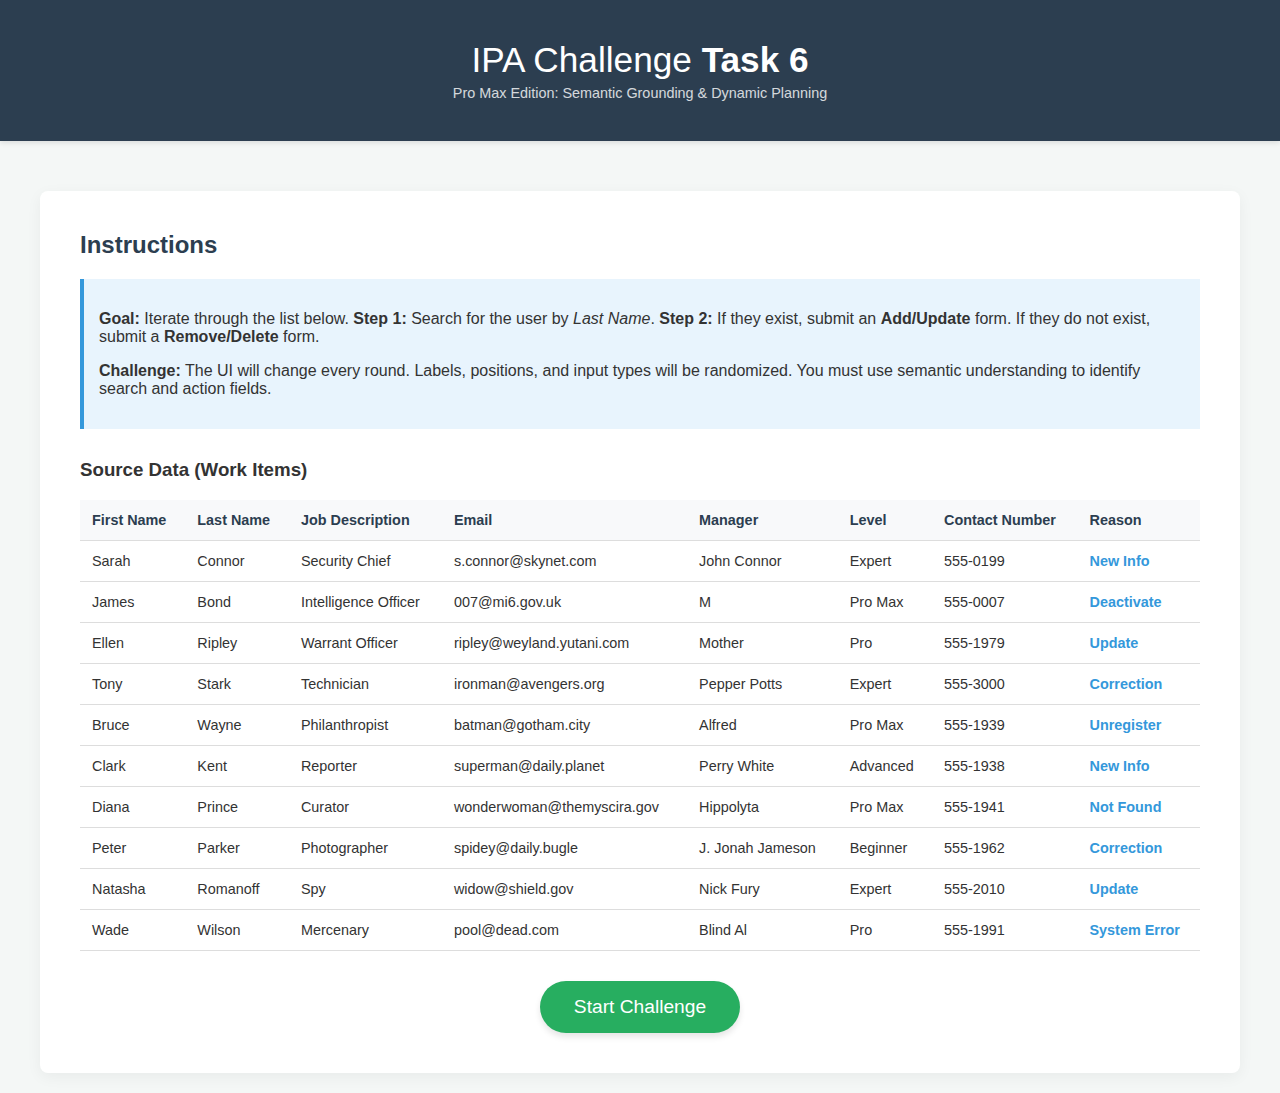
<file: index.html>
<!DOCTYPE html>
<html lang="en">

<head>
    <meta charset="UTF-8">
    <meta name="viewport" content="width=device-width, initial-scale=1.0">
    <title>Intelligent Process Automation Challenge - Task 6 (Pro Max)</title>
    <style>
        /* --- CORE STYLES --- */
        :root {
            --primary: #2c3e50;
            --accent: #3498db;
            --danger: #e74c3c;
            --success: #27ae60;
            --light: #ecf0f1;
            --dark: #2c3e50;
            --warning: #f1c40f;
        }

        body {
            font-family: 'Segoe UI', Roboto, Helvetica, Arial, sans-serif;
            margin: 0;
            padding: 0;
            background-color: #f4f7f6;
            color: #333;
        }

        .container {
            max-width: 1200px;
            margin: 0 auto;
            padding: 20px;
        }

        header {
            background-color: var(--primary);
            color: white;
            padding: 20px 0;
            text-align: center;
            box-shadow: 0 2px 5px rgba(0, 0, 0, 0.1);
        }

        h1 {
            margin: 0;
            font-size: 2.2em;
            font-weight: 300;
        }

        h2 {
            margin-top: 0;
            color: var(--primary);
        }

        .subtitle {
            font-size: 0.9em;
            opacity: 0.8;
            margin-top: 5px;
            display: block;
        }

        /* --- LANDING PAGE --- */
        #landing-page {
            background: white;
            padding: 40px;
            border-radius: 8px;
            box-shadow: 0 4px 15px rgba(0, 0, 0, 0.05);
            margin-top: 30px;
        }

        .instructions {
            background: #e8f4fd;
            border-left: 4px solid var(--accent);
            padding: 15px;
            margin-bottom: 30px;
        }

        .source-table {
            width: 100%;
            border-collapse: collapse;
            margin-bottom: 30px;
            font-size: 0.9em;
        }

        .source-table th,
        .source-table td {
            text-align: left;
            padding: 12px;
            border-bottom: 1px solid #ddd;
        }

        .source-table th {
            background-color: #f8f9fa;
            font-weight: 600;
            color: var(--dark);
        }

        .source-table tr:hover {
            background-color: #f1f1f1;
        }

        .btn-start {
            display: block;
            width: 200px;
            margin: 0 auto;
            padding: 15px;
            background-color: var(--success);
            color: white;
            text-align: center;
            border: none;
            border-radius: 50px;
            font-size: 1.2em;
            cursor: pointer;
            transition: transform 0.2s, background-color 0.2s;
            box-shadow: 0 4px 6px rgba(0, 0, 0, 0.1);
        }

        .btn-start:hover {
            transform: translateY(-2px);
            background-color: #219150;
        }

        /* --- GAME ARENA --- */
        #game-arena {
            display: none;
            display: flex;
            /* Flex but hidden initially */
            flex-direction: column;
            align-items: center;
            margin-top: 30px;
        }

        .hidden {
            display: none !important;
        }

        .score-board {
            display: flex;
            gap: 20px;
            margin-bottom: 20px;
            font-size: 1.1em;
            background: white;
            padding: 10px 30px;
            border-radius: 50px;
            box-shadow: 0 2px 5px rgba(0, 0, 0, 0.05);
        }

        .stat-label {
            font-weight: bold;
            color: var(--dark);
        }

        .stat-value {
            color: var(--accent);
            font-family: monospace;
            font-size: 1.2em;
        }

        /* CHAOS CONTAINER */
        #chaos-form-container {
            background: white;
            padding: 30px;
            border-radius: 8px;
            box-shadow: 0 10px 30px rgba(0, 0, 0, 0.1);
            width: 100%;
            max-width: 600px;
            position: relative;
            min-height: 400px;
            /* Prevent layout jumping */
        }

        /* Randomized Styles Hooks (will be generated by JS) */
        .sc-form-title {
            text-align: center;
            color: var(--primary);
            margin-bottom: 25px;
            border-bottom: 2px solid #eee;
            padding-bottom: 15px;
        }

        .sc-field-wrapper {
            margin-bottom: 20px;
        }

        .sc-btn-submit {
            width: 100%;
            padding: 12px;
            background-color: var(--accent);
            color: white;
            border: none;
            border-radius: 4px;
            cursor: pointer;
            font-size: 1.1em;
            margin-top: 10px;
        }

        .sc-btn-submit:hover {
            background-color: #2980b9;
        }

        /* Form Feedback */
        #feedback-overlay {
            position: absolute;
            top: 0;
            left: 0;
            width: 100%;
            height: 100%;
            background: rgba(255, 255, 255, 0.9);
            display: flex;
            justify-content: center;
            align-items: center;
            font-size: 1.5em;
            /* Large text */
            z-index: 10;
        }
    </style>
</head>

<body>

    <header>
        <div class="container">
            <h1>IPA Challenge <span style="font-weight:600">Task 6</span></h1>
            <span class="subtitle">Pro Max Edition: Semantic Grounding & Dynamic Planning</span>
        </div>
    </header>

    <div class="container">

        <!-- LANDING PAGE -->
        <div id="landing-page">
            <h2>Instructions</h2>
            <div class="instructions">
                <p><strong>Goal:</strong> Iterate through the list below. <strong>Step 1:</strong> Search for the user
                    by <em>Last Name</em>. <strong>Step 2:</strong> If they exist, submit an <strong>Add/Update</strong>
                    form. If they do not exist, submit a <strong>Remove/Delete</strong> form.</p>
                <p><strong>Challenge:</strong> The UI will change every round. Labels, positions, and input types will
                    be randomized. You must use semantic understanding to identify search and action fields.</p>
            </div>

            <h3>Source Data (Work Items)</h3>
            <table class="source-table" id="data-table">
                <thead>
                    <tr>
                        <th>First Name</th>
                        <th>Last Name</th>
                        <th>Job Description</th>
                        <th>Email</th>
                        <th>Manager</th>
                        <th>Level</th>
                        <th>Contact Number</th>
                        <th>Reason</th> <!-- NEW COLUMN -->
                    </tr>
                </thead>
                <tbody id="data-tbody">
                    <!-- Injected via JS -->
                </tbody>
            </table>

            <button class="btn-start" onclick="WindowManager.startGame()">Start Challenge</button>
        </div>

        <!-- GAME ARENA -->
        <div id="game-arena" class="hidden">
            <div class="score-board">
                <div><span class="stat-label">Round:</span> <span id="lbl-round" class="stat-value">1</span></div>
                <div><span class="stat-label">Score:</span> <span id="lbl-score" class="stat-value">0%</span></div>
                <div><span class="stat-label">Time:</span> <span id="lbl-time" class="stat-value">0s</span></div>
            </div>

            <div id="chaos-form-container">
                <!-- DYNAMIC FORM INJECTED HERE -->
            </div>
        </div>

    </div>

    <script>
        /**
         * INTELLIGENT PROCESS AUTOMATION CHALLENGE - TASK 6 PRO MAX EMULATOR
         * ------------------------------------------------------------------
         * This script procedurally generates a chaotic UI for testing resiliency.
         * Incorporates:
         * 1. Semantic Randomization (Synonyms)
         * 2. Spatial Chaos (Shuffling)
         * 3. DOM Variance (Random IDs/Classes)
         * 4. Dynamic Widgets (Reason Field)
         */

        // --- DATA SOURCE ---
        // Added 'reason' field for bot to know what to enter
        const MOCK_DATA = [
            { first: "Sarah", last: "Connor", role: "Security Chief", email: "s.connor@skynet.com", manager: "John Connor", level: "Expert", phone: "555-0199", exists: true, reason: "New Info" },
            { first: "James", last: "Bond", role: "Intelligence Officer", email: "007@mi6.gov.uk", manager: "M", level: "Pro Max", phone: "555-0007", exists: false, reason: "Deactivate" },
            { first: "Ellen", last: "Ripley", role: "Warrant Officer", email: "ripley@weyland.yutani.com", manager: "Mother", level: "Pro", phone: "555-1979", exists: true, reason: "Update" },
            { first: "Tony", last: "Stark", role: "Technician", email: "ironman@avengers.org", manager: "Pepper Potts", level: "Expert", phone: "555-3000", exists: true, reason: "Correction" },
            { first: "Bruce", last: "Wayne", role: "Philanthropist", email: "batman@gotham.city", manager: "Alfred", level: "Pro Max", phone: "555-1939", exists: false, reason: "Unregister" },
            { first: "Clark", last: "Kent", role: "Reporter", email: "superman@daily.planet", manager: "Perry White", level: "Advanced", phone: "555-1938", exists: true, reason: "New Info" },
            { first: "Diana", last: "Prince", role: "Curator", email: "wonderwoman@themyscira.gov", manager: "Hippolyta", level: "Pro Max", phone: "555-1941", exists: false, reason: "Not Found" },
            { first: "Peter", last: "Parker", role: "Photographer", email: "spidey@daily.bugle", manager: "J. Jonah Jameson", level: "Beginner", phone: "555-1962", exists: true, reason: "Correction" },
            { first: "Natasha", last: "Romanoff", role: "Spy", email: "widow@shield.gov", manager: "Nick Fury", level: "Expert", phone: "555-2010", exists: true, reason: "Update" },
            { first: "Wade", last: "Wilson", role: "Mercenary", email: "pool@dead.com", manager: "Blind Al", level: "Pro", phone: "555-1991", exists: false, reason: "System Error" }
        ];

        // --- CHAOS DICTIONARY ---
        const SYNONYMS = {
            first: ["First Name", "Given Name", "Forename", "F. Name", "Christian Name"],
            last: ["Last Name", "Surname", "Family Name", "L. Name", "Second Name"],
            role: ["Job Description", "Role", "Position", "Designation", "Title", "Function"],
            email: ["Email", "E-mail Address", "Electronic Mail", "User Email", "Contact Email"],
            manager: ["Manager", "Supervisor", "Reporting To", "Lead", "Direct Boss", "Team Lead"],
            level: ["Level", "Grade", "Rank", "Seniority", "Status", "Tier"],
            phone: ["Contact Number", "Phone", "Mobile", "Cell", "Tel", "Telephone"],
            reason: ["Reason", "Justification", "Cause", "Explanation", "Notes", "Comment"],
            search: ["Search", "Find User", "Lookup", "Query", "Check Database", "Locate"]
        };

        const FORM_TITLES = {
            add: ["Add User", "Create Entry", "New Request", "Register Employee", "Input Record", "System Entry"],
            remove: ["Remove User", "Delete Record", "Deactivate", "Clear Entry", "Purge Data", "Unregister"],
            search: ["Search Database", "Find Personnel", "User Lookup", "Registry Check", "System Trace"]
        };

        // --- CHAOS ENGINE ---
        class ChaosEngine {
            static getRandomId() { return 'id-' + Math.random().toString(36).substr(2, 9); }
            static getRandomClass() { return 'cls-' + Math.random().toString(36).substr(2, 5); }

            static selectRandom(array) {
                return array[Math.floor(Math.random() * array.length)];
            }

            static shuffle(array) {
                for (let i = array.length - 1; i > 0; i--) {
                    const j = Math.floor(Math.random() * (i + 1));
                    [array[i], array[j]] = [array[j], array[i]];
                }
                return array;
            }

            static generateConfig(type) {
                // type: 'search', 'add', 'remove'
                const labels = {};
                Object.keys(SYNONYMS).forEach(key => labels[key] = this.selectRandom(SYNONYMS[key]));

                const title = this.selectRandom(FORM_TITLES[type]);

                let fields = [];
                if (type === 'search') {
                    fields = ['last']; // Only search by last name for now
                } else {
                    fields = ['first', 'last', 'role', 'email', 'manager', 'level', 'phone', 'reason'];
                }

                return {
                    type: type,
                    labels: labels,
                    title: title,
                    layout: this.selectRandom(['default', 'compact', 'grid']),
                    fieldOrder: this.shuffle(fields),
                    reasonWidget: this.selectRandom(['input', 'select', 'radio'])
                };
            }
        }

        // --- GAME STATE MANAGER ---
        class GameManager {
            constructor() {
                this.round = 0;
                this.score = 0;
                this.state = 'start'; // start, search, action, end
                this.startTime = null;
                this.timerInterval = null;
                this.totalFieldsFilled = 0;
                this.correctFieldsFilled = 0;
            }

            init() {
                this.renderTable();
            }

            renderTable() {
                const tbody = document.getElementById('data-tbody');
                tbody.innerHTML = MOCK_DATA.map(row => `
            <tr>
                <td>${row.first}</td>
                <td>${row.last}</td>
                <td>${row.role}</td>
                <td>${row.email}</td>
                <td>${row.manager}</td>
                <td>${row.level}</td>
                <td>${row.phone}</td>
                <td style="color:var(--accent); font-weight:bold;">${row.reason}</td>
            </tr>
        `).join('');
            }

            start() {
                this.round = 0;
                this.correctFieldsFilled = 0;
                this.totalFieldsFilled = 0;
                document.getElementById('landing-page').classList.add('hidden');
                document.getElementById('game-arena').classList.remove('hidden');

                this.startTime = Date.now();
                this.timerInterval = setInterval(() => {
                    const delta = Math.floor((Date.now() - this.startTime) / 1000);
                    document.getElementById('lbl-time').innerText = delta + "s";
                }, 1000);

                this.nextRound();
            }

            nextRound() {
                if (this.round >= MOCK_DATA.length) {
                    this.endGame();
                    return;
                }

                // Update UI stats
                document.getElementById('lbl-round').innerText = `${this.round + 1} / ${MOCK_DATA.length}`;

                this.startSearchPhase();
            }

            startSearchPhase() {
                this.state = 'search';
                const config = ChaosEngine.generateConfig('search');
                FormRenderer.render(config, (submission) => this.handleSearchSubmit(submission));
            }

            handleSearchSubmit(submission) {
                const currentData = MOCK_DATA[this.round];
                const enteredName = submission['last'];

                // Strict Validation: Must match the Last Name of the current target
                if (enteredName && enteredName.toLowerCase().trim() === currentData.last.toLowerCase().trim()) {
                    this.startActionPhase();
                } else {
                    // Feedback for failure
                    FormRenderer.showFeedback(false, () => {
                        // Retry?
                        this.startSearchPhase();
                    }, "Search Failed");
                }
            }

            startActionPhase() {
                this.state = 'action';
                const currentData = MOCK_DATA[this.round];
                const isExists = currentData.exists;
                const type = isExists ? 'add' : 'remove';

                const config = ChaosEngine.generateConfig(type);
                FormRenderer.render(config, (submission) => this.handleActionSubmit(submission, currentData));
            }

            handleActionSubmit(submission, truth) {
                // Validation Logic
                let roundCorrect = 0;
                let roundTotal = 0;

                const fields = ['first', 'last', 'role', 'email', 'manager', 'level', 'phone'];
                fields.forEach(f => {
                    roundTotal++;
                    if (submission[f] && submission[f].toLowerCase().trim() === truth[f].toLowerCase().trim()) {
                        roundCorrect++;
                    }
                });

                // Reason field must match now
                roundTotal++;
                if (submission.reason && submission.reason.toLowerCase().trim() === truth.reason.toLowerCase().trim()) {
                    roundCorrect++;
                }

                this.correctFieldsFilled += roundCorrect;
                this.totalFieldsFilled += roundTotal;

                const accuracy = Math.round((this.correctFieldsFilled / this.totalFieldsFilled) * 100);
                document.getElementById('lbl-score').innerText = accuracy + "%";

                const isPerfect = roundCorrect === roundTotal;
                FormRenderer.showFeedback(isPerfect, () => {
                    this.round++;
                    this.nextRound();
                });
            }

            endGame() {
                clearInterval(this.timerInterval);
                document.getElementById('chaos-form-container').innerHTML = `
            <div style="text-align:center; padding: 50px;">
                <h2 style="font-size: 3em; color: var(--success);">Game Over!</h2>
                <p style="font-size: 1.5em;">Final Score: <strong>${document.getElementById('lbl-score').innerText}</strong></p>
                <p>Time: ${document.getElementById('lbl-time').innerText}</p>
                <button class="sc-btn-submit" onclick="location.reload()">Restart</button>
            </div>
        `;
            }
        }

        // --- FORM RENDERER ---
        class FormRenderer {
            static render(config, onSubmitCallback) {
                const container = document.getElementById('chaos-form-container');
                container.innerHTML = '';

                // 1. Create Title
                const h2 = document.createElement('h2');
                h2.className = 'sc-form-title';
                h2.id = ChaosEngine.getRandomId();
                h2.innerText = config.title;
                container.appendChild(h2);

                // 2. Create Form Element
                const form = document.createElement('form');
                form.id = ChaosEngine.getRandomId();
                form.onsubmit = (e) => {
                    e.preventDefault();
                    const submission = {};

                    // Re-query inputs
                    Array.from(form.elements).forEach(el => {
                        if (el.dataset.semanticKey) {
                            submission[el.dataset.semanticKey] = el.value;
                            if (el.type === 'radio' && !el.checked) {
                                if (submission[el.dataset.semanticKey] === undefined) submission[el.dataset.semanticKey] = "";
                                return;
                            }
                            if (el.type === 'radio' && el.checked) {
                                submission[el.dataset.semanticKey] = el.value;
                            }
                        }
                    });

                    onSubmitCallback(submission);
                };

                // 3. Create Fields
                config.fieldOrder.forEach(key => {
                    const wrapper = document.createElement('div');
                    wrapper.className = 'sc-field-wrapper ' + ChaosEngine.getRandomClass();

                    const labelText = config.labels[key];
                    const labelPlacement = ChaosEngine.selectRandom(['top', 'bottom', 'placeholder']);

                    const label = document.createElement('label');
                    label.innerText = labelText;
                    label.className = ChaosEngine.getRandomClass();
                    label.style.display = 'block';
                    label.style.fontWeight = 'bold';
                    label.style.marginBottom = '5px';

                    let input;

                    if (key === 'reason') {
                        input = this.createWithWidget(config.reasonWidget);
                    } else {
                        input = document.createElement('input');
                        input.type = 'text';
                        input.className = 'sc-inp-text ' + ChaosEngine.getRandomClass();
                        input.style.width = '100%';
                        input.style.padding = '10px';
                        input.style.border = '1px solid #ccc';
                        input.style.borderRadius = '4px';
                    }

                    if (input instanceof NodeList || Array.isArray(input)) {
                        input.forEach(i => i.dataset.semanticKey = key);
                    } else {
                        if (input.dataset) input.dataset.semanticKey = key;
                        else input.querySelectorAll('input').forEach(i => i.dataset.semanticKey = key);
                    }

                    if (labelPlacement === 'top') {
                        wrapper.appendChild(label);
                        this.appendInput(wrapper, input);
                    } else if (labelPlacement === 'bottom') {
                        this.appendInput(wrapper, input);
                        wrapper.appendChild(label);
                    } else {
                        if (key !== 'reason' && config.reasonWidget === 'input') {
                            input.placeholder = labelText;
                            this.appendInput(wrapper, input);
                        } else if (key === 'reason') {
                            wrapper.appendChild(label);
                            this.appendInput(wrapper, input);
                        } else {
                            input.placeholder = labelText;
                            this.appendInput(wrapper, input);
                        }
                    }

                    form.appendChild(wrapper);
                });

                // 4. Submit Button
                const btn = document.createElement('button');
                btn.innerText = config.type === 'search' ? ChaosEngine.selectRandom(SYNONYMS.search) : "Submit";
                btn.className = 'sc-btn-submit ' + ChaosEngine.getRandomClass();
                btn.type = 'submit';
                form.appendChild(btn);

                container.appendChild(form);
            }

            static appendInput(parent, input) {
                if (input instanceof HTMLElement) {
                    parent.appendChild(input);
                } else if (typeof input === 'object' && input.length) {
                    input.forEach(el => {
                        parent.appendChild(el);
                        if (el.type === 'radio') {
                            const sp = document.createElement('span');
                            sp.innerText = el.value + " ";
                            sp.style.marginRight = '10px';
                            parent.appendChild(sp);
                        }
                    });
                }
            }

            static createWithWidget(type) {
                // Updated options to match our MOCK_DATA reason values for better playability
                const options = ['New Info', 'Update', 'Correction', 'System Error', 'Did Not Enroll', 'Deactivate', 'Unregister', 'Not Found'];

                if (type === 'select') {
                    const sel = document.createElement('select');
                    sel.style.width = '100%';
                    sel.style.padding = '10px';
                    options.forEach(opt => {
                        const o = document.createElement('option');
                        o.value = opt;
                        o.innerText = opt;
                        sel.appendChild(o);
                    });
                    return sel;
                } else if (type === 'radio') {
                    const arr = [];
                    // Random subset to vary the logical difficulty (sometimes the answer might be missing in a real challenge, but for emulator we ensure it's there or user has to pick closest? No, let's keep it simple)
                    // Correction: For emulator playability, we should ensure the CORRECT answer is always one of the options.
                    // But we don't have access to the current "truth" in this static method easily without passing it down.
                    // Let's just show ALL options for radio to be safe, or a large random subset.
                    // Let's show all for consistency.
                    options.forEach(val => {
                        const r = document.createElement('input');
                        r.type = 'radio';
                        r.name = 'reason_radio_' + Math.random().toString(36).substr(2, 5);
                        r.value = val;
                        arr.push(r);
                    });
                    return arr;
                } else {
                    const inp = document.createElement('input');
                    inp.type = 'text';
                    inp.style.width = '100%';
                    inp.style.padding = '10px';
                    return inp;
                }
            }

            static showFeedback(success, callback, customMsg) {
                const overlay = document.createElement('div');
                overlay.id = 'feedback-overlay';
                const msg = customMsg || (success ? "✔ Success" : "✖ Missed");
                overlay.innerHTML = `<div style="color: ${success ? 'green' : 'red'}; font-weight: bold;">${msg}</div>`;

                document.getElementById('chaos-form-container').appendChild(overlay);

                setTimeout(() => {
                    overlay.remove();
                    callback();
                }, 800);
            }
        }

        const Game = new GameManager();

        // Global Access
        window.WindowManager = {
            startGame: () => Game.start()
        };

        // Init
        Game.init();

    </script>

</body>

</html>
</file>
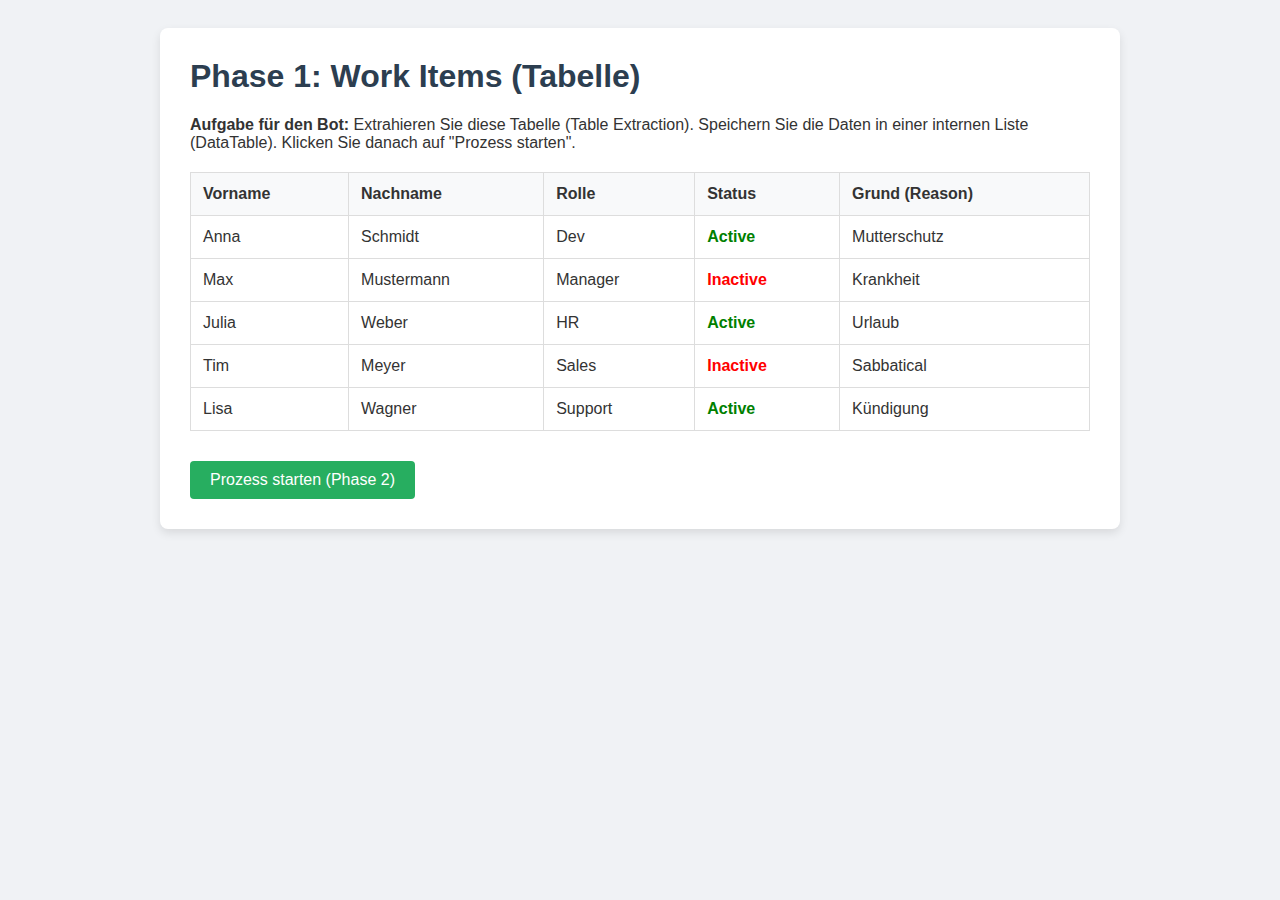
<file: OwnIPAChallenge.html>
<!DOCTYPE html>
<html lang="de">
<head>
    <meta charset="UTF-8">
    <title>IPA Challenge: Dispatcher & Performer</title>
    <style>
        body { font-family: 'Segoe UI', sans-serif; background-color: #f0f2f5; color: #333; padding: 20px; }
        .container { max-width: 900px; margin: 0 auto; background: white; padding: 30px; border-radius: 8px; box-shadow: 0 4px 10px rgba(0,0,0,0.1); }
        h1, h2 { color: #2c3e50; margin-top: 0; }
        
        /* Utils */
        .hidden { display: none !important; }
        .btn { padding: 10px 20px; background-color: #3498db; color: white; border: none; border-radius: 4px; cursor: pointer; font-size: 16px; margin-top: 10px; }
        .btn:hover { background-color: #2980b9; }
        .btn-danger { background-color: #e74c3c; }
        .btn-success { background-color: #27ae60; }

        /* Phase 1: Tabelle Styles (Dispatcher) */
        table { width: 100%; border-collapse: collapse; margin-top: 20px; margin-bottom: 20px; }
        th, td { border: 1px solid #ddd; padding: 12px; text-align: left; }
        th { background-color: #f8f9fa; font-weight: bold; }
        tr:hover { background-color: #f1f1f1; }

        /* Phase 2: Formular Styles (Pro Max Chaos) */
        .form-group { margin-bottom: 15px; padding: 15px; border: 1px dashed #ccc; background: #fafafa; }
        .form-label { font-weight: bold; display: block; margin-bottom: 5px; }
        .random-layout-row { display: flex; flex-wrap: wrap; gap: 15px; }
        .random-layout-row .form-group { flex: 1 1 45%; }
        
        .status-bar { background: #e8f6f3; padding: 10px; border-left: 5px solid #1abc9c; margin-bottom: 20px; }
    </style>
</head>
<body>

<div class="container">
    
    <div id="view-dispatcher">
        <h1>Phase 1: Work Items (Tabelle)</h1>
        <p><strong>Aufgabe für den Bot:</strong> Extrahieren Sie diese Tabelle (Table Extraction). Speichern Sie die Daten in einer internen Liste (DataTable). Klicken Sie danach auf "Prozess starten".</p>
        
        <table id="workItemsTable">
            <thead>
                <tr>
                    <th>Vorname</th>
                    <th>Nachname</th>
                    <th>Rolle</th>
                    <th>Status</th> <th>Grund (Reason)</th>
                </tr>
            </thead>
            <tbody id="tableBody">
                </tbody>
        </table>

        <button id="btnStartProcess" class="btn btn-success">Prozess starten (Phase 2)</button>
    </div>

    <div id="view-performer" class="hidden">
        <div class="status-bar">
            Phase 2: <span id="transactionStatus">Warte auf Suche...</span>
        </div>

        <h2>Mitarbeiter Verwaltung</h2>
        
        <div id="searchArea">
            <label>Mitarbeiter suchen (Nachname):</label><br>
            <input type="text" id="searchInput" placeholder="z.B. Mustermann" style="padding: 8px; width: 200px;">
            <button id="btnSearch" class="btn">Prüfen</button>
        </div>

        <hr>

        <div id="formArea" class="hidden">
            <h3 id="formTitle">Formular</h3>
            <form id="chaosForm">
                <div id="dynamicFields" class="random-layout-row">
                    </div>
                <button type="submit" class="btn btn-danger" style="margin-top:20px;">Transaktion Abschließen</button>
            </form>
        </div>
    </div>

</div>

<script>
    // --- DATENBASIS ---
    const dbData = [
        { first: "Anna", last: "Schmidt", role: "Dev", status: "Active", reason: "Mutterschutz" },
        { first: "Max", last: "Mustermann", role: "Manager", status: "Inactive", reason: "Krankheit" },
        { first: "Julia", last: "Weber", role: "HR", status: "Active", reason: "Urlaub" },
        { first: "Tim", last: "Meyer", role: "Sales", status: "Inactive", reason: "Sabbatical" },
        { first: "Lisa", last: "Wagner", role: "Support", status: "Active", reason: "Kündigung" }
    ];

    // --- INIT PHASE 1 (Tabelle rendern) ---
    const tableBody = document.getElementById('tableBody');
    dbData.forEach(row => {
        const tr = document.createElement('tr');
        tr.innerHTML = `
            <td>${row.first}</td>
            <td>${row.last}</td>
            <td>${row.role}</td>
            <td style="color:${row.status === 'Active' ? 'green' : 'red'}; font-weight:bold;">${row.status}</td>
            <td>${row.reason}</td>
        `;
        tableBody.appendChild(tr);
    });

    // --- NAVIGATION ---
    document.getElementById('btnStartProcess').addEventListener('click', () => {
        document.getElementById('view-dispatcher').classList.add('hidden');
        document.getElementById('view-performer').classList.remove('hidden');
    });

    // --- PHASE 2 LOGIK ---
    const searchInput = document.getElementById('searchInput');
    const formArea = document.getElementById('formArea');
    const dynamicFields = document.getElementById('dynamicFields');
    const statusText = document.getElementById('transactionStatus');

    document.getElementById('btnSearch').addEventListener('click', () => {
        const query = searchInput.value.toLowerCase().trim();
        const found = dbData.find(p => p.last.toLowerCase() === query);

        formArea.classList.add('hidden');
        dynamicFields.innerHTML = '';

        if (found) {
            // Logik: Active -> Löschen, Inactive -> Hinzufügen
            const isDelete = found.status === 'Active';
            statusText.innerText = `Datensatz '${found.last}' gefunden. Aktion: ${isDelete ? 'ENTFERNEN' : 'HINZUFÜGEN'}`;
            
            formArea.classList.remove('hidden');
            document.getElementById('formTitle').innerText = isDelete ? "Mitarbeiter entfernen" : "Mitarbeiter hinzufügen";
            
            generateChaosForm(found);
        } else {
            statusText.innerText = "Fehler: Nachname nicht in der Datenbank gefunden.";
        }
    });

    // --- CHAOS ENGINE (Pro Max) ---
    function generateChaosForm(dataObj) {
        let fields = [
            { id: "f_first", label: "Vorname", type: "text" },
            { id: "f_last", label: "Nachname", type: "text" },
            { id: "f_role", label: "Rolle", type: "text" },
            { id: "f_email", label: "Email", type: "text" }
        ];

        // Polymorphes Reason Feld
        fields.push({ id: "f_reason", label: "Grund", type: "polymorph" });

        // Shuffle
        fields = fields.sort(() => Math.random() - 0.5);

        fields.forEach(f => {
            const container = document.createElement('div');
            container.className = "form-group";

            // Zufall: Label oben oder unten
            const labelFirst = Math.random() > 0.5;
            
            const label = document.createElement('label');
            label.className = "form-label";
            label.innerText = f.label;
            
            let input;
            if (f.type === "polymorph") {
                input = createPolymorphInput(f.id);
            } else {
                input = document.createElement('input');
                input.type = "text";
                input.className = "input-std";
                input.style.width = "100%";
            }

            if (labelFirst) {
                container.appendChild(label);
                container.appendChild(input);
            } else {
                container.appendChild(input);
                container.appendChild(label);
            }
            dynamicFields.appendChild(container);
        });
    }

    function createPolymorphInput(id) {
        const mode = Math.floor(Math.random() * 3); // 0=Select, 1=Radio, 2=Text
        const options = ["Urlaub", "Krankheit", "Kündigung", "Mutterschutz", "Sabbatical"];

        if (mode === 0) {
            const sel = document.createElement('select');
            sel.id = id;
            options.forEach(o => {
                const opt = document.createElement('option');
                opt.value = o;
                opt.innerText = o;
                sel.appendChild(opt);
            });
            return sel;
        } else if (mode === 1) {
            const div = document.createElement('div');
            div.id = id;
            options.slice(0, 3).forEach(o => { // Nur 3 zeigen für Platz
                const lbl = document.createElement('label');
                lbl.style.marginRight = "10px";
                lbl.innerHTML = `<input type="radio" name="${id}_r" value="${o}"> ${o}`;
                div.appendChild(lbl);
            });
            return div;
        } else {
            const inp = document.createElement('input');
            inp.type = "text";
            inp.id = id;
            inp.placeholder = "Grund eingeben...";
            return inp;
        }
    }

    // Submit Fake
    document.getElementById('chaosForm').addEventListener('submit', (e) => {
        e.preventDefault();
        alert("Transaktion erfolgreich verarbeitet! Bot kann fortfahren.");
        formArea.classList.add('hidden');
        searchInput.value = "";
        statusText.innerText = "Bereit für nächste Suche.";
    });

</script>

</body>
</html>
</file>
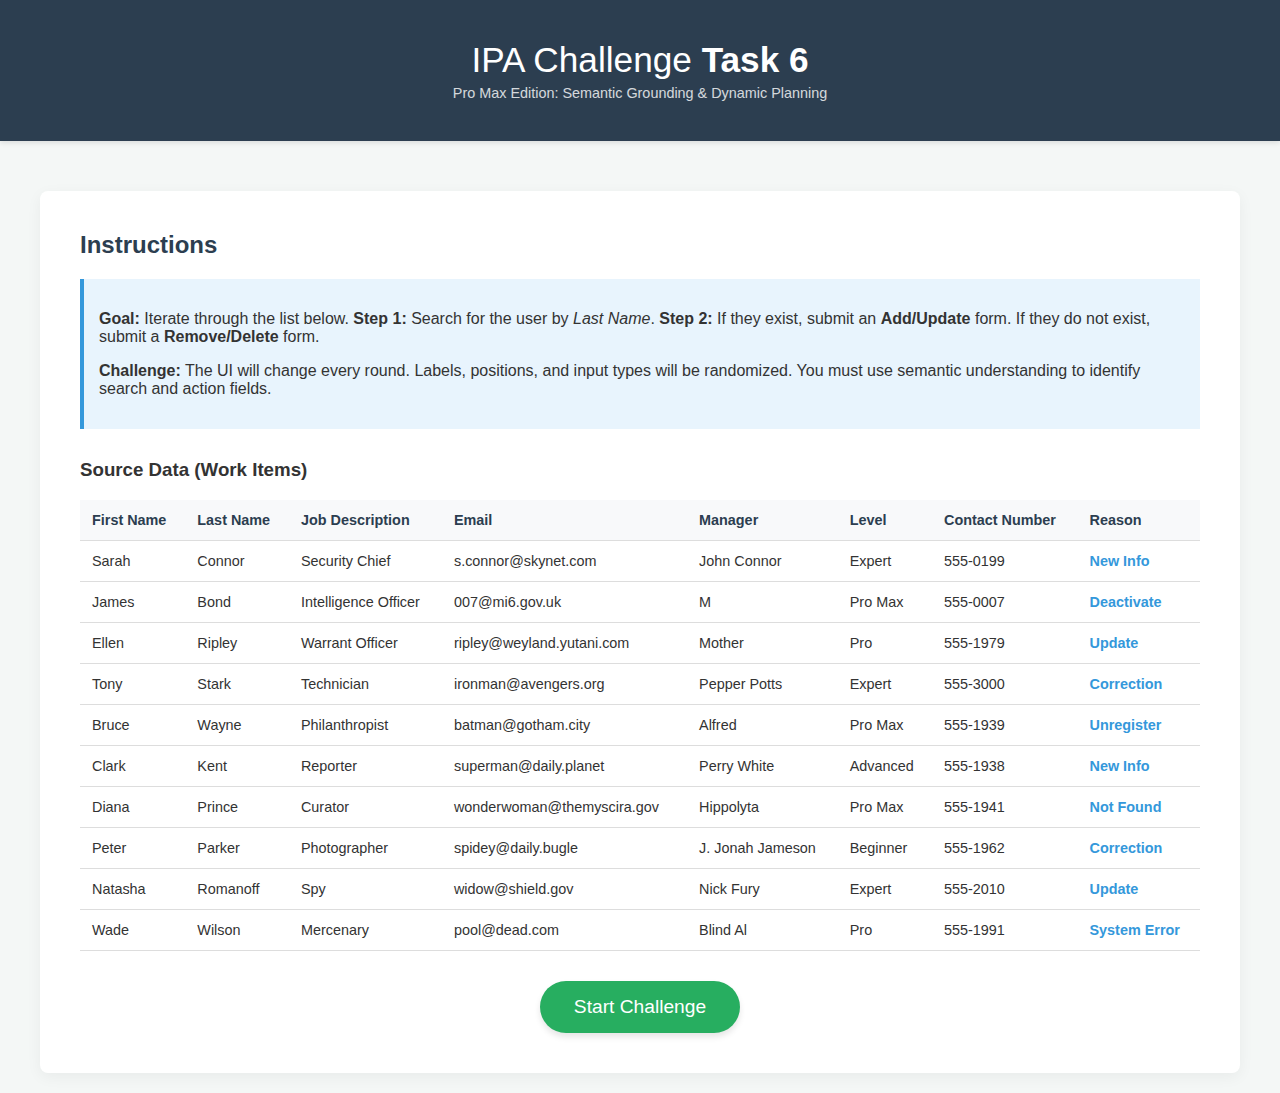
<file: Task6ProMax_Replication.html>
<!DOCTYPE html>
<html lang="en">

<head>
    <meta charset="UTF-8">
    <meta name="viewport" content="width=device-width, initial-scale=1.0">
    <title>Intelligent Process Automation Challenge - Task 6 (Pro Max)</title>
    <style>
        /* --- CORE STYLES --- */
        :root {
            --primary: #2c3e50;
            --accent: #3498db;
            --danger: #e74c3c;
            --success: #27ae60;
            --light: #ecf0f1;
            --dark: #2c3e50;
            --warning: #f1c40f;
        }

        body {
            font-family: 'Segoe UI', Roboto, Helvetica, Arial, sans-serif;
            margin: 0;
            padding: 0;
            background-color: #f4f7f6;
            color: #333;
        }

        .container {
            max-width: 1200px;
            margin: 0 auto;
            padding: 20px;
        }

        header {
            background-color: var(--primary);
            color: white;
            padding: 20px 0;
            text-align: center;
            box-shadow: 0 2px 5px rgba(0, 0, 0, 0.1);
        }

        h1 {
            margin: 0;
            font-size: 2.2em;
            font-weight: 300;
        }

        h2 {
            margin-top: 0;
            color: var(--primary);
        }

        .subtitle {
            font-size: 0.9em;
            opacity: 0.8;
            margin-top: 5px;
            display: block;
        }

        /* --- LANDING PAGE --- */
        #landing-page {
            background: white;
            padding: 40px;
            border-radius: 8px;
            box-shadow: 0 4px 15px rgba(0, 0, 0, 0.05);
            margin-top: 30px;
        }

        .instructions {
            background: #e8f4fd;
            border-left: 4px solid var(--accent);
            padding: 15px;
            margin-bottom: 30px;
        }

        .source-table {
            width: 100%;
            border-collapse: collapse;
            margin-bottom: 30px;
            font-size: 0.9em;
        }

        .source-table th,
        .source-table td {
            text-align: left;
            padding: 12px;
            border-bottom: 1px solid #ddd;
        }

        .source-table th {
            background-color: #f8f9fa;
            font-weight: 600;
            color: var(--dark);
        }

        .source-table tr:hover {
            background-color: #f1f1f1;
        }

        .btn-start {
            display: block;
            width: 200px;
            margin: 0 auto;
            padding: 15px;
            background-color: var(--success);
            color: white;
            text-align: center;
            border: none;
            border-radius: 50px;
            font-size: 1.2em;
            cursor: pointer;
            transition: transform 0.2s, background-color 0.2s;
            box-shadow: 0 4px 6px rgba(0, 0, 0, 0.1);
        }

        .btn-start:hover {
            transform: translateY(-2px);
            background-color: #219150;
        }

        /* --- GAME ARENA --- */
        #game-arena {
            display: none;
            display: flex;
            /* Flex but hidden initially */
            flex-direction: column;
            align-items: center;
            margin-top: 30px;
        }

        .hidden {
            display: none !important;
        }

        .score-board {
            display: flex;
            gap: 20px;
            margin-bottom: 20px;
            font-size: 1.1em;
            background: white;
            padding: 10px 30px;
            border-radius: 50px;
            box-shadow: 0 2px 5px rgba(0, 0, 0, 0.05);
        }

        .stat-label {
            font-weight: bold;
            color: var(--dark);
        }

        .stat-value {
            color: var(--accent);
            font-family: monospace;
            font-size: 1.2em;
        }

        /* CHAOS CONTAINER */
        #chaos-form-container {
            background: white;
            padding: 30px;
            border-radius: 8px;
            box-shadow: 0 10px 30px rgba(0, 0, 0, 0.1);
            width: 100%;
            max-width: 600px;
            position: relative;
            min-height: 400px;
            /* Prevent layout jumping */
        }

        /* Randomized Styles Hooks (will be generated by JS) */
        .sc-form-title {
            text-align: center;
            color: var(--primary);
            margin-bottom: 25px;
            border-bottom: 2px solid #eee;
            padding-bottom: 15px;
        }

        .sc-field-wrapper {
            margin-bottom: 20px;
        }

        .sc-btn-submit {
            width: 100%;
            padding: 12px;
            background-color: var(--accent);
            color: white;
            border: none;
            border-radius: 4px;
            cursor: pointer;
            font-size: 1.1em;
            margin-top: 10px;
        }

        .sc-btn-submit:hover {
            background-color: #2980b9;
        }

        /* Form Feedback */
        #feedback-overlay {
            position: absolute;
            top: 0;
            left: 0;
            width: 100%;
            height: 100%;
            background: rgba(255, 255, 255, 0.9);
            display: flex;
            justify-content: center;
            align-items: center;
            font-size: 1.5em;
            /* Large text */
            z-index: 10;
        }
    </style>
</head>

<body>

    <header>
        <div class="container">
            <h1>IPA Challenge <span style="font-weight:600">Task 6</span></h1>
            <span class="subtitle">Pro Max Edition: Semantic Grounding & Dynamic Planning</span>
        </div>
    </header>

    <div class="container">

        <!-- LANDING PAGE -->
        <div id="landing-page">
            <h2>Instructions</h2>
            <div class="instructions">
                <p><strong>Goal:</strong> Iterate through the list below. <strong>Step 1:</strong> Search for the user
                    by <em>Last Name</em>. <strong>Step 2:</strong> If they exist, submit an <strong>Add/Update</strong>
                    form. If they do not exist, submit a <strong>Remove/Delete</strong> form.</p>
                <p><strong>Challenge:</strong> The UI will change every round. Labels, positions, and input types will
                    be randomized. You must use semantic understanding to identify search and action fields.</p>
            </div>

            <h3>Source Data (Work Items)</h3>
            <table class="source-table" id="data-table">
                <thead>
                    <tr>
                        <th>First Name</th>
                        <th>Last Name</th>
                        <th>Job Description</th>
                        <th>Email</th>
                        <th>Manager</th>
                        <th>Level</th>
                        <th>Contact Number</th>
                        <th>Reason</th> <!-- NEW COLUMN -->
                    </tr>
                </thead>
                <tbody id="data-tbody">
                    <!-- Injected via JS -->
                </tbody>
            </table>

            <button class="btn-start" onclick="WindowManager.startGame()">Start Challenge</button>
        </div>

        <!-- GAME ARENA -->
        <div id="game-arena" class="hidden">
            <div class="score-board">
                <div><span class="stat-label">Round:</span> <span id="lbl-round" class="stat-value">1</span></div>
                <div><span class="stat-label">Score:</span> <span id="lbl-score" class="stat-value">0%</span></div>
                <div><span class="stat-label">Time:</span> <span id="lbl-time" class="stat-value">0s</span></div>
            </div>

            <div id="chaos-form-container">
                <!-- DYNAMIC FORM INJECTED HERE -->
            </div>
        </div>

    </div>

    <script>
        /**
         * INTELLIGENT PROCESS AUTOMATION CHALLENGE - TASK 6 PRO MAX EMULATOR
         * ------------------------------------------------------------------
         * This script procedurally generates a chaotic UI for testing resiliency.
         * Incorporates:
         * 1. Semantic Randomization (Synonyms)
         * 2. Spatial Chaos (Shuffling)
         * 3. DOM Variance (Random IDs/Classes)
         * 4. Dynamic Widgets (Reason Field)
         */

        // --- DATA SOURCE ---
        // Added 'reason' field for bot to know what to enter
        const MOCK_DATA = [
            { first: "Sarah", last: "Connor", role: "Security Chief", email: "s.connor@skynet.com", manager: "John Connor", level: "Expert", phone: "555-0199", exists: true, reason: "New Info" },
            { first: "James", last: "Bond", role: "Intelligence Officer", email: "007@mi6.gov.uk", manager: "M", level: "Pro Max", phone: "555-0007", exists: false, reason: "Deactivate" },
            { first: "Ellen", last: "Ripley", role: "Warrant Officer", email: "ripley@weyland.yutani.com", manager: "Mother", level: "Pro", phone: "555-1979", exists: true, reason: "Update" },
            { first: "Tony", last: "Stark", role: "Technician", email: "ironman@avengers.org", manager: "Pepper Potts", level: "Expert", phone: "555-3000", exists: true, reason: "Correction" },
            { first: "Bruce", last: "Wayne", role: "Philanthropist", email: "batman@gotham.city", manager: "Alfred", level: "Pro Max", phone: "555-1939", exists: false, reason: "Unregister" },
            { first: "Clark", last: "Kent", role: "Reporter", email: "superman@daily.planet", manager: "Perry White", level: "Advanced", phone: "555-1938", exists: true, reason: "New Info" },
            { first: "Diana", last: "Prince", role: "Curator", email: "wonderwoman@themyscira.gov", manager: "Hippolyta", level: "Pro Max", phone: "555-1941", exists: false, reason: "Not Found" },
            { first: "Peter", last: "Parker", role: "Photographer", email: "spidey@daily.bugle", manager: "J. Jonah Jameson", level: "Beginner", phone: "555-1962", exists: true, reason: "Correction" },
            { first: "Natasha", last: "Romanoff", role: "Spy", email: "widow@shield.gov", manager: "Nick Fury", level: "Expert", phone: "555-2010", exists: true, reason: "Update" },
            { first: "Wade", last: "Wilson", role: "Mercenary", email: "pool@dead.com", manager: "Blind Al", level: "Pro", phone: "555-1991", exists: false, reason: "System Error" }
        ];

        // --- CHAOS DICTIONARY ---
        const SYNONYMS = {
            first: ["First Name", "Given Name", "Forename", "F. Name", "Christian Name"],
            last: ["Last Name", "Surname", "Family Name", "L. Name", "Second Name"],
            role: ["Job Description", "Role", "Position", "Designation", "Title", "Function"],
            email: ["Email", "E-mail Address", "Electronic Mail", "User Email", "Contact Email"],
            manager: ["Manager", "Supervisor", "Reporting To", "Lead", "Direct Boss", "Team Lead"],
            level: ["Level", "Grade", "Rank", "Seniority", "Status", "Tier"],
            phone: ["Contact Number", "Phone", "Mobile", "Cell", "Tel", "Telephone"],
            reason: ["Reason", "Justification", "Cause", "Explanation", "Notes", "Comment"],
            search: ["Search", "Find User", "Lookup", "Query", "Check Database", "Locate"]
        };

        const FORM_TITLES = {
            add: ["Add User", "Create Entry", "New Request", "Register Employee", "Input Record", "System Entry"],
            remove: ["Remove User", "Delete Record", "Deactivate", "Clear Entry", "Purge Data", "Unregister"],
            search: ["Search Database", "Find Personnel", "User Lookup", "Registry Check", "System Trace"]
        };

        // --- CHAOS ENGINE ---
        class ChaosEngine {
            static getRandomId() { return 'id-' + Math.random().toString(36).substr(2, 9); }
            static getRandomClass() { return 'cls-' + Math.random().toString(36).substr(2, 5); }

            static selectRandom(array) {
                return array[Math.floor(Math.random() * array.length)];
            }

            static shuffle(array) {
                for (let i = array.length - 1; i > 0; i--) {
                    const j = Math.floor(Math.random() * (i + 1));
                    [array[i], array[j]] = [array[j], array[i]];
                }
                return array;
            }

            static generateConfig(type) {
                // type: 'search', 'add', 'remove'
                const labels = {};
                Object.keys(SYNONYMS).forEach(key => labels[key] = this.selectRandom(SYNONYMS[key]));

                const title = this.selectRandom(FORM_TITLES[type]);

                let fields = [];
                if (type === 'search') {
                    fields = ['last']; // Only search by last name for now
                } else {
                    fields = ['first', 'last', 'role', 'email', 'manager', 'level', 'phone', 'reason'];
                }

                return {
                    type: type,
                    labels: labels,
                    title: title,
                    layout: this.selectRandom(['default', 'compact', 'grid']),
                    fieldOrder: this.shuffle(fields),
                    reasonWidget: this.selectRandom(['input', 'select', 'radio'])
                };
            }
        }

        // --- GAME STATE MANAGER ---
        class GameManager {
            constructor() {
                this.round = 0;
                this.score = 0;
                this.state = 'start'; // start, search, action, end
                this.startTime = null;
                this.timerInterval = null;
                this.totalFieldsFilled = 0;
                this.correctFieldsFilled = 0;
            }

            init() {
                this.renderTable();
            }

            renderTable() {
                const tbody = document.getElementById('data-tbody');
                tbody.innerHTML = MOCK_DATA.map(row => `
            <tr>
                <td>${row.first}</td>
                <td>${row.last}</td>
                <td>${row.role}</td>
                <td>${row.email}</td>
                <td>${row.manager}</td>
                <td>${row.level}</td>
                <td>${row.phone}</td>
                <td style="color:var(--accent); font-weight:bold;">${row.reason}</td>
            </tr>
        `).join('');
            }

            start() {
                this.round = 0;
                this.correctFieldsFilled = 0;
                this.totalFieldsFilled = 0;
                document.getElementById('landing-page').classList.add('hidden');
                document.getElementById('game-arena').classList.remove('hidden');

                this.startTime = Date.now();
                this.timerInterval = setInterval(() => {
                    const delta = Math.floor((Date.now() - this.startTime) / 1000);
                    document.getElementById('lbl-time').innerText = delta + "s";
                }, 1000);

                this.nextRound();
            }

            nextRound() {
                if (this.round >= MOCK_DATA.length) {
                    this.endGame();
                    return;
                }

                // Update UI stats
                document.getElementById('lbl-round').innerText = `${this.round + 1} / ${MOCK_DATA.length}`;

                this.startSearchPhase();
            }

            startSearchPhase() {
                this.state = 'search';
                const config = ChaosEngine.generateConfig('search');
                FormRenderer.render(config, (submission) => this.handleSearchSubmit(submission));
            }

            handleSearchSubmit(submission) {
                const enteredName = submission['last'];

                if (!enteredName) {
                    // Feedback for failure
                    FormRenderer.showFeedback(false, () => {
                        this.startSearchPhase();
                    }, "Search Failed");
                    return;
                }

                // Check against ANY user in the table instead of strictly the current round's target
                const foundData = MOCK_DATA.find(row => row.last.toLowerCase().trim() === enteredName.toLowerCase().trim());

                if (foundData) {
                    this.currentTarget = foundData;
                    this.startActionPhase();
                } else {
                    // Feedback for failure
                    FormRenderer.showFeedback(false, () => {
                        // Retry?
                        this.startSearchPhase();
                    }, "User not found in table");
                }
            }

            startActionPhase() {
                this.state = 'action';
                const currentData = this.currentTarget;
                const isExists = currentData.exists;
                const type = isExists ? 'add' : 'remove';

                const config = ChaosEngine.generateConfig(type);
                FormRenderer.render(config, (submission) => this.handleActionSubmit(submission, currentData));
            }

            handleActionSubmit(submission, truth) {
                // Validation Logic
                let roundCorrect = 0;
                let roundTotal = 0;

                const fields = ['first', 'last', 'role', 'email', 'manager', 'level', 'phone'];
                fields.forEach(f => {
                    roundTotal++;
                    if (submission[f] && submission[f].toLowerCase().trim() === truth[f].toLowerCase().trim()) {
                        roundCorrect++;
                    }
                });

                // Reason field must match now
                roundTotal++;
                if (submission.reason && submission.reason.toLowerCase().trim() === truth.reason.toLowerCase().trim()) {
                    roundCorrect++;
                }

                this.correctFieldsFilled += roundCorrect;
                this.totalFieldsFilled += roundTotal;

                const accuracy = Math.round((this.correctFieldsFilled / this.totalFieldsFilled) * 100);
                document.getElementById('lbl-score').innerText = accuracy + "%";

                const isPerfect = roundCorrect === roundTotal;
                FormRenderer.showFeedback(isPerfect, () => {
                    this.round++;
                    this.nextRound();
                });
            }

            endGame() {
                clearInterval(this.timerInterval);
                document.getElementById('chaos-form-container').innerHTML = `
            <div style="text-align:center; padding: 50px;">
                <h2 style="font-size: 3em; color: var(--success);">Game Over!</h2>
                <p style="font-size: 1.5em;">Final Score: <strong>${document.getElementById('lbl-score').innerText}</strong></p>
                <p>Time: ${document.getElementById('lbl-time').innerText}</p>
                <button class="sc-btn-submit" onclick="location.reload()">Restart</button>
            </div>
        `;
            }
        }

        // --- FORM RENDERER ---
        class FormRenderer {
            static render(config, onSubmitCallback) {
                const container = document.getElementById('chaos-form-container');
                container.innerHTML = '';

                // 1. Create Title
                const h2 = document.createElement('h2');
                h2.className = 'sc-form-title';
                h2.id = ChaosEngine.getRandomId();
                h2.innerText = config.title;
                container.appendChild(h2);

                // 2. Create Form Element
                const form = document.createElement('form');
                form.id = ChaosEngine.getRandomId();
                form.onsubmit = (e) => {
                    e.preventDefault();
                    const submission = {};

                    // Re-query inputs
                    Array.from(form.elements).forEach(el => {
                        if (el.dataset.semanticKey) {
                            submission[el.dataset.semanticKey] = el.value;
                            if (el.type === 'radio' && !el.checked) {
                                if (submission[el.dataset.semanticKey] === undefined) submission[el.dataset.semanticKey] = "";
                                return;
                            }
                            if (el.type === 'radio' && el.checked) {
                                submission[el.dataset.semanticKey] = el.value;
                            }
                        }
                    });

                    onSubmitCallback(submission);
                };

                // 3. Create Fields
                config.fieldOrder.forEach(key => {
                    const wrapper = document.createElement('div');
                    wrapper.className = 'sc-field-wrapper ' + ChaosEngine.getRandomClass();

                    const labelText = config.labels[key];
                    const labelPlacement = ChaosEngine.selectRandom(['top', 'bottom', 'placeholder']);

                    const label = document.createElement('label');
                    label.innerText = labelText;
                    label.className = ChaosEngine.getRandomClass();
                    label.style.display = 'block';
                    label.style.fontWeight = 'bold';
                    label.style.marginBottom = '5px';

                    let input;

                    if (key === 'reason') {
                        input = this.createWithWidget(config.reasonWidget);
                    } else {
                        input = document.createElement('input');
                        input.type = 'text';
                        input.className = 'sc-inp-text ' + ChaosEngine.getRandomClass();
                        input.style.width = '100%';
                        input.style.padding = '10px';
                        input.style.border = '1px solid #ccc';
                        input.style.borderRadius = '4px';
                    }

                    if (input instanceof NodeList || Array.isArray(input)) {
                        input.forEach(i => i.dataset.semanticKey = key);
                    } else {
                        if (input.dataset) input.dataset.semanticKey = key;
                        else input.querySelectorAll('input').forEach(i => i.dataset.semanticKey = key);
                    }

                    if (labelPlacement === 'top') {
                        wrapper.appendChild(label);
                        this.appendInput(wrapper, input);
                    } else if (labelPlacement === 'bottom') {
                        this.appendInput(wrapper, input);
                        wrapper.appendChild(label);
                    } else {
                        if (key !== 'reason' && config.reasonWidget === 'input') {
                            input.placeholder = labelText;
                            this.appendInput(wrapper, input);
                        } else if (key === 'reason') {
                            wrapper.appendChild(label);
                            this.appendInput(wrapper, input);
                        } else {
                            input.placeholder = labelText;
                            this.appendInput(wrapper, input);
                        }
                    }

                    form.appendChild(wrapper);
                });

                // 4. Submit Button
                const btn = document.createElement('button');
                btn.innerText = config.type === 'search' ? ChaosEngine.selectRandom(SYNONYMS.search) : "Submit";
                btn.className = 'sc-btn-submit ' + ChaosEngine.getRandomClass();
                btn.type = 'submit';
                form.appendChild(btn);

                container.appendChild(form);
            }

            static appendInput(parent, input) {
                if (input instanceof HTMLElement) {
                    parent.appendChild(input);
                } else if (typeof input === 'object' && input.length) {
                    input.forEach(el => {
                        parent.appendChild(el);
                        if (el.type === 'radio') {
                            const sp = document.createElement('span');
                            sp.innerText = el.value + " ";
                            sp.style.marginRight = '10px';
                            parent.appendChild(sp);
                        }
                    });
                }
            }

            static createWithWidget(type) {
                // Updated options to match our MOCK_DATA reason values for better playability
                const options = ['New Info', 'Update', 'Correction', 'System Error', 'Did Not Enroll', 'Deactivate', 'Unregister', 'Not Found'];

                if (type === 'select') {
                    const sel = document.createElement('select');
                    sel.style.width = '100%';
                    sel.style.padding = '10px';
                    options.forEach(opt => {
                        const o = document.createElement('option');
                        o.value = opt;
                        o.innerText = opt;
                        sel.appendChild(o);
                    });
                    return sel;
                } else if (type === 'radio') {
                    const arr = [];
                    // Random subset to vary the logical difficulty (sometimes the answer might be missing in a real challenge, but for emulator we ensure it's there or user has to pick closest? No, let's keep it simple)
                    // Correction: For emulator playability, we should ensure the CORRECT answer is always one of the options.
                    // But we don't have access to the current "truth" in this static method easily without passing it down.
                    // Let's just show ALL options for radio to be safe, or a large random subset.
                    // Let's show all for consistency.
                    options.forEach(val => {
                        const r = document.createElement('input');
                        r.type = 'radio';
                        r.name = 'reason_radio_' + Math.random().toString(36).substr(2, 5);
                        r.value = val;
                        arr.push(r);
                    });
                    return arr;
                } else {
                    const inp = document.createElement('input');
                    inp.type = 'text';
                    inp.style.width = '100%';
                    inp.style.padding = '10px';
                    return inp;
                }
            }

            static showFeedback(success, callback, customMsg) {
                const overlay = document.createElement('div');
                overlay.id = 'feedback-overlay';
                const msg = customMsg || (success ? "✔ Success" : "✖ Missed");
                overlay.innerHTML = `<div style="color: ${success ? 'green' : 'red'}; font-weight: bold;">${msg}</div>`;

                document.getElementById('chaos-form-container').appendChild(overlay);

                setTimeout(() => {
                    overlay.remove();
                    callback();
                }, 800);
            }
        }

        const Game = new GameManager();

        // Global Access
        window.WindowManager = {
            startGame: () => Game.start()
        };

        // Init
        Game.init();

    </script>

</body>

</html>
</file>
